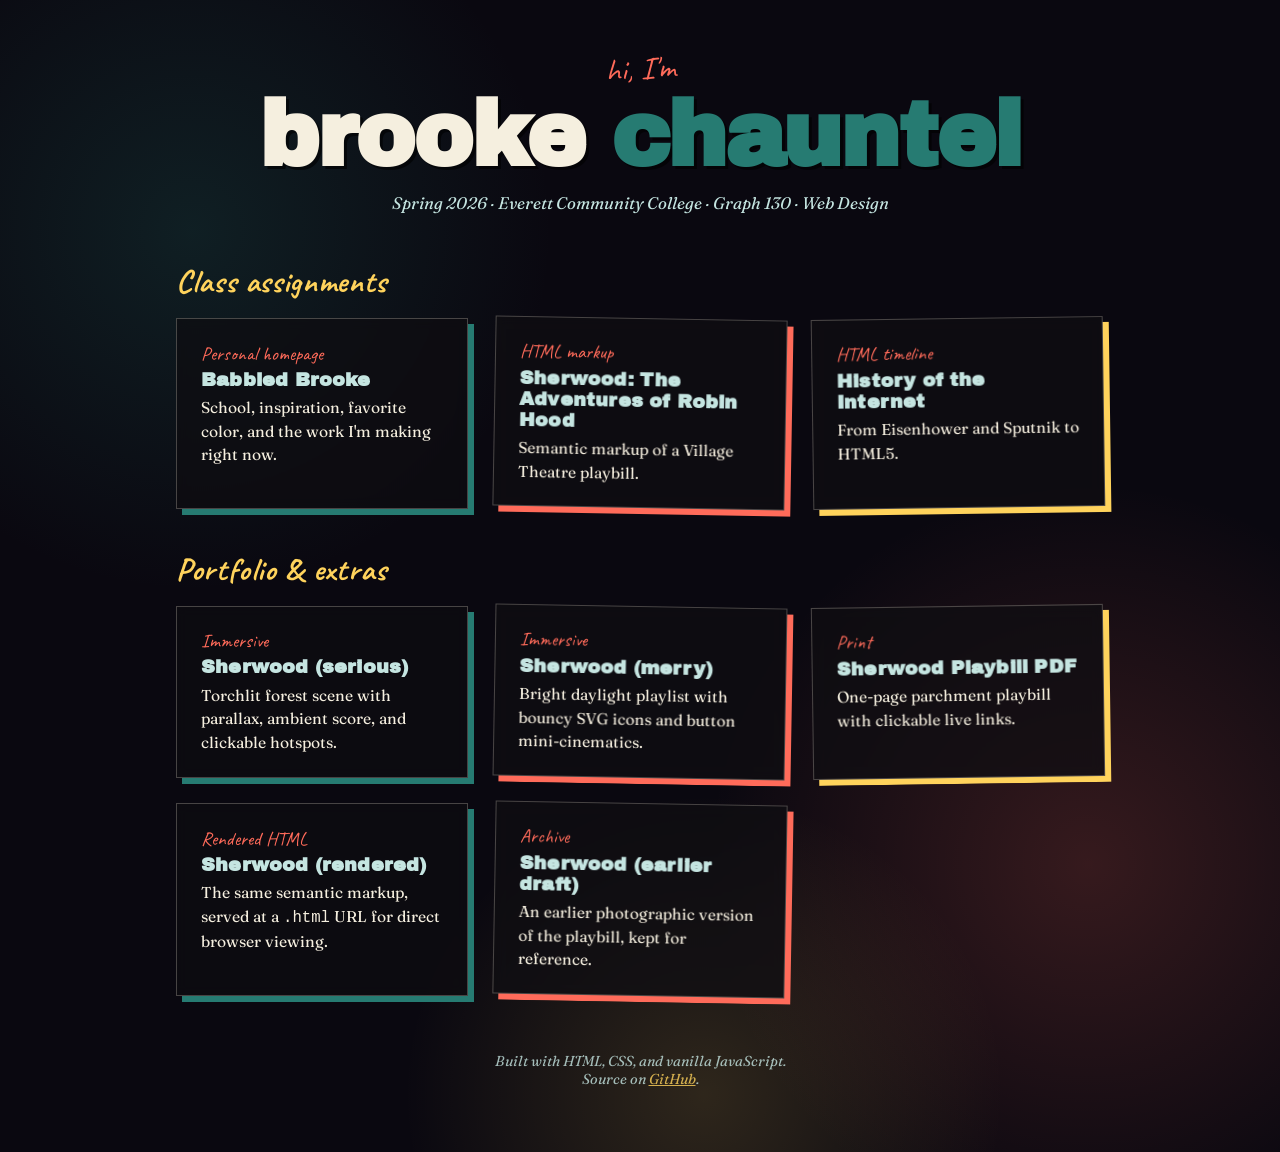
<file: index.html>
<!doctype html>
<html lang="en">
<head>
    <meta charset="utf-8">
    <meta name="viewport" content="width=device-width, initial-scale=1">
    <title>Brooke Chauntel &middot; Spring 2026 &middot; EvCC Graph 130</title>
    <meta name="description" content="Portfolio of class work and portfolio projects by Brooke Chauntel, Graph 130 web design at Everett Community College, Spring 2026.">
    <link rel="preconnect" href="https://fonts.googleapis.com">
    <link rel="preconnect" href="https://fonts.gstatic.com" crossorigin>
    <link href="https://fonts.googleapis.com/css2?family=Archivo+Black&family=Caveat:wght@400;700&family=Fraunces:ital,wght@0,400;0,700;1,600&display=swap" rel="stylesheet">
    <style>
        :root {
            --teal: #267b72;
            --teal-dark: #1a554f;
            --teal-light: #c5e5e1;
            --cream: #f5efdf;
            --ink: #14110e;
            --coral: #ff6b5a;
            --sun: #ffd35c;
        }
        * { box-sizing: border-box; margin: 0; padding: 0; }
        body {
            background: #0a0810;
            color: var(--cream);
            font-family: 'Fraunces', Georgia, serif;
            min-height: 100vh;
            padding: 3rem 1.2rem 4rem;
            background-image:
                radial-gradient(circle at 15% 20%, rgba(38,123,114,0.20) 0, transparent 360px),
                radial-gradient(circle at 85% 75%, rgba(255,107,90,0.18) 0, transparent 380px),
                radial-gradient(circle at 55% 95%, rgba(255,211,92,0.15) 0, transparent 300px);
        }
        main { max-width: 58rem; margin: 0 auto; }

        header { text-align: center; margin-bottom: 3rem; }
        .hello {
            display: inline-block;
            font-family: 'Caveat', cursive;
            font-size: 2rem;
            color: var(--coral);
            transform: rotate(-3deg);
            margin-bottom: 0.3rem;
        }
        h1 {
            font-family: 'Archivo Black', sans-serif;
            font-size: clamp(3rem, 9vw, 5.6rem);
            color: var(--cream);
            line-height: 0.95;
            letter-spacing: -0.025em;
            text-transform: lowercase;
            text-shadow: 3px 3px 0 rgba(0,0,0,0.6);
        }
        h1 span.teal { color: var(--teal); }
        .tag {
            margin-top: 0.9rem;
            font-family: 'Fraunces', serif;
            font-style: italic;
            color: var(--teal-light);
            font-size: 1.05rem;
        }

        h2 {
            font-family: 'Caveat', cursive;
            font-size: 2rem;
            color: var(--sun);
            margin: 2.5rem 0 1rem;
            letter-spacing: 0.02em;
        }

        .grid {
            display: grid;
            grid-template-columns: repeat(auto-fit, minmax(260px, 1fr));
            gap: 1.6rem;
        }
        a.tile {
            display: block;
            padding: 1.4rem 1.5rem;
            background: rgba(14,13,17,0.72);
            border: 1.5px solid rgba(245,239,223,0.25);
            box-shadow: 6px 6px 0 var(--teal);
            color: var(--cream);
            text-decoration: none;
            transition: transform 0.25s ease, box-shadow 0.25s ease, border-color 0.25s ease;
            backdrop-filter: blur(6px);
        }
        a.tile:hover {
            transform: translate(-2px, -3px) rotate(-0.6deg);
            box-shadow: 10px 10px 0 var(--teal);
            border-color: var(--teal-light);
        }
        a.tile:nth-child(3n+2) { box-shadow: 6px 6px 0 var(--coral); transform: rotate(1deg); }
        a.tile:nth-child(3n+2):hover { box-shadow: 10px 10px 0 var(--coral); transform: translate(-2px,-3px) rotate(1.5deg); }
        a.tile:nth-child(3n) { box-shadow: 6px 6px 0 var(--sun); transform: rotate(-0.8deg); }
        a.tile:nth-child(3n):hover { box-shadow: 10px 10px 0 var(--sun); transform: translate(-2px,-3px) rotate(-1.3deg); }

        a.tile h3 {
            font-family: 'Archivo Black', sans-serif;
            font-size: 1.2rem;
            letter-spacing: 0.01em;
            color: var(--teal-light);
            margin-bottom: 0.4rem;
        }
        a.tile p {
            font-size: 0.98rem;
            line-height: 1.5;
            color: var(--cream);
        }
        a.tile .kicker {
            display: block;
            font-family: 'Caveat', cursive;
            font-size: 1.2rem;
            color: var(--coral);
            margin-bottom: 0.2rem;
        }

        footer {
            margin-top: 3.5rem;
            text-align: center;
            font-family: 'Fraunces', serif;
            font-style: italic;
            font-size: 0.9rem;
            color: var(--teal-light);
            opacity: 0.8;
        }
        footer a { color: var(--sun); }

        @media (max-width: 500px) { .grid { grid-template-columns: 1fr; } }
    </style>
</head>
<body>

    <main>
        <header>
            <p class="hello">hi, I'm</p>
            <h1>brooke <span class="teal">chauntel</span></h1>
            <p class="tag">Spring 2026 &middot; Everett Community College &middot; Graph 130 &middot; Web Design</p>
        </header>

        <section>
            <h2>Class assignments</h2>
            <div class="grid">
                <a class="tile" href="babbled-brooke/">
                    <span class="kicker">Personal homepage</span>
                    <h3>Babbled Brooke</h3>
                    <p>School, inspiration, favorite color, and the work I'm making right now.</p>
                </a>
                <a class="tile" href="Sherwood">
                    <span class="kicker">HTML markup</span>
                    <h3>Sherwood: The Adventures of Robin Hood</h3>
                    <p>Semantic markup of a Village Theatre playbill.</p>
                </a>
                <a class="tile" href="history%20of%20the%20internet">
                    <span class="kicker">HTML timeline</span>
                    <h3>History of the Internet</h3>
                    <p>From Eisenhower and Sputnik to HTML5.</p>
                </a>
            </div>
        </section>

        <section>
            <h2>Portfolio &amp; extras</h2>
            <div class="grid">
                <a class="tile" href="sherwood-playbill/">
                    <span class="kicker">Immersive</span>
                    <h3>Sherwood (serious)</h3>
                    <p>Torchlit forest scene with parallax, ambient score, and clickable hotspots.</p>
                </a>
                <a class="tile" href="sherwood-playbill-comical/">
                    <span class="kicker">Immersive</span>
                    <h3>Sherwood (merry)</h3>
                    <p>Bright daylight playlist with bouncy SVG icons and button mini-cinematics.</p>
                </a>
                <a class="tile" href="Sherwood-Playbill.pdf">
                    <span class="kicker">Print</span>
                    <h3>Sherwood Playbill PDF</h3>
                    <p>One-page parchment playbill with clickable live links.</p>
                </a>
                <a class="tile" href="sherwood.html">
                    <span class="kicker">Rendered HTML</span>
                    <h3>Sherwood (rendered)</h3>
                    <p>The same semantic markup, served at a <code>.html</code> URL for direct browser viewing.</p>
                </a>
                <a class="tile" href="sherwood-archive/">
                    <span class="kicker">Archive</span>
                    <h3>Sherwood (earlier draft)</h3>
                    <p>An earlier photographic version of the playbill, kept for reference.</p>
                </a>
            </div>
        </section>

        <footer>
            <p>Built with HTML, CSS, and vanilla JavaScript.</p>
            <p>Source on <a href="https://github.com/brookehoward2008-droid/spring2026">GitHub</a>.</p>
        </footer>
    </main>

</body>
</html>
</file>
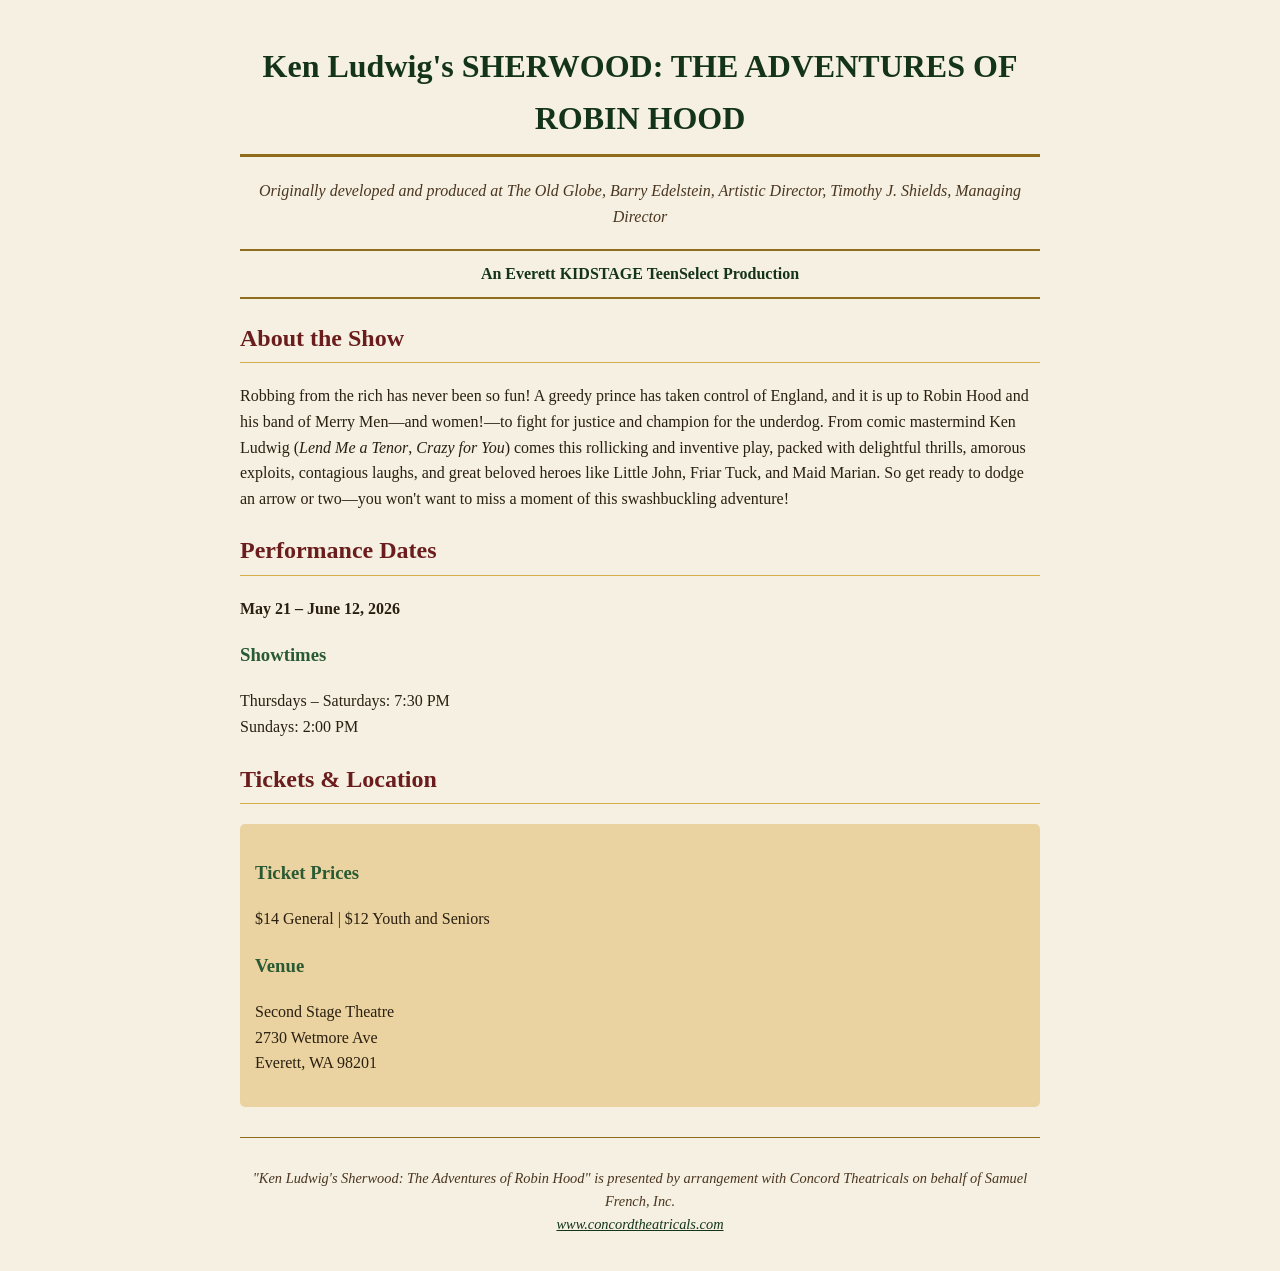
<file: sherwood-archive/index.html>
<!DOCTYPE html>
<html lang="en">
<head>
    <meta charset="UTF-8">
    <meta name="viewport" content="width=device-width, initial-scale=1.0">
    <title>Sherwood: The Adventures of Robin Hood - Village Theatre</title>
    <style>
        body {
            font-family: Georgia, 'Times New Roman', serif;
            max-width: 800px;
            margin: 0 auto;
            padding: 20px;
            background-color: #f5f0e1;
            color: #2a1f10;
            line-height: 1.6;
        }

        h1 {
            text-align: center;
            color: #14341a;
            border-bottom: 3px solid #8f6d1c;
            padding-bottom: 10px;
        }

        h2 {
            color: #6b1d1d;
            border-bottom: 1px solid #d4b04d;
            padding-bottom: 5px;
        }

        h3 {
            color: #2a5a33;
        }

        .credit {
            text-align: center;
            font-style: italic;
            color: #4a3520;
        }

        .badge {
            text-align: center;
            font-weight: bold;
            color: #14341a;
            margin: 20px 0;
            padding: 10px;
            border-top: 2px solid #8f6d1c;
            border-bottom: 2px solid #8f6d1c;
        }

        .tickets {
            background-color: #ead3a0;
            padding: 15px;
            border-radius: 5px;
        }

        .licensing {
            font-size: 0.9em;
            font-style: italic;
            color: #4a3520;
            border-top: 1px solid #8f6d1c;
            padding-top: 15px;
            margin-top: 30px;
            text-align: center;
        }

        a {
            color: #14341a;
        }
    </style>
</head>
<body>

    <h1>Ken Ludwig's SHERWOOD: THE ADVENTURES OF ROBIN HOOD</h1>

    <p class="credit">Originally developed and produced at The Old Globe, Barry Edelstein, Artistic Director, Timothy J. Shields, Managing Director</p>

    <p class="badge">An Everett KIDSTAGE TeenSelect Production</p>

    <h2>About the Show</h2>

    <p>Robbing from the rich has never been so fun! A greedy prince has taken control of England, and it is up to Robin Hood and his band of Merry Men&mdash;and women!&mdash;to fight for justice and champion for the underdog. From comic mastermind Ken Ludwig (<em>Lend Me a Tenor</em>, <em>Crazy for You</em>) comes this rollicking and inventive play, packed with delightful thrills, amorous exploits, contagious laughs, and great beloved heroes like Little John, Friar Tuck, and Maid Marian. So get ready to dodge an arrow or two&mdash;you won't want to miss a moment of this swashbuckling adventure!</p>

    <h2>Performance Dates</h2>

    <p><strong>May 21 &ndash; June 12, 2026</strong></p>

    <h3>Showtimes</h3>

    <p>Thursdays &ndash; Saturdays: 7:30 PM<br>
    Sundays: 2:00 PM</p>

    <h2>Tickets &amp; Location</h2>

    <div class="tickets">
        <h3>Ticket Prices</h3>
        <p>$14 General | $12 Youth and Seniors</p>

        <h3>Venue</h3>
        <p>Second Stage Theatre<br>
        2730 Wetmore Ave<br>
        Everett, WA 98201</p>
    </div>

    <div class="licensing">
        <p>"Ken Ludwig's Sherwood: The Adventures of Robin Hood" is presented by arrangement with Concord Theatricals on behalf of Samuel French, Inc.<br>
        <a href="https://www.concordtheatricals.com">www.concordtheatricals.com</a></p>
    </div>

</body>
</html>
</file>
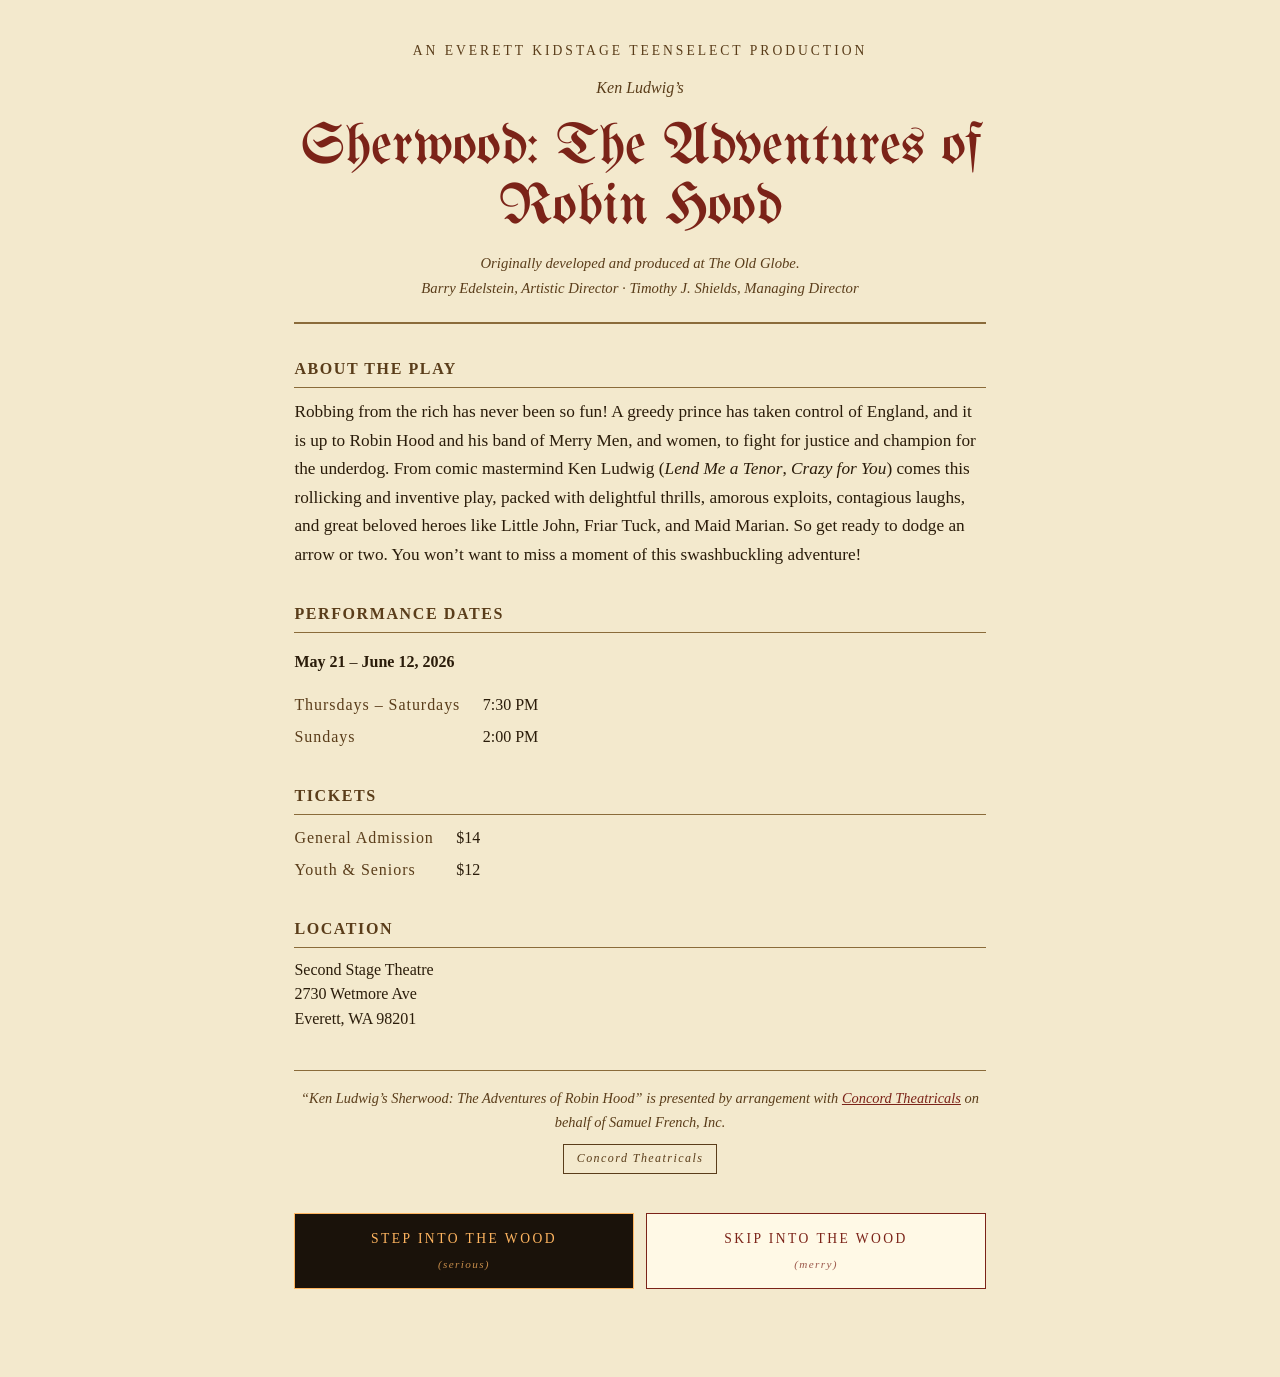
<file: sherwood.html>
<!doctype html>
<html lang="en">
<head>
  <meta charset="utf-8" />
  <meta name="viewport" content="width=device-width, initial-scale=1" />
  <title>Sherwood: The Adventures of Robin Hood &middot; Everett KIDSTAGE</title>
  <meta name="description" content="Playbill for Ken Ludwig's Sherwood: The Adventures of Robin Hood, an Everett KIDSTAGE TeenSelect Production. May 21 through June 12, 2026 at Second Stage Theatre, Everett, WA." />
  <meta name="author" content="Brooke" />

  <link rel="preconnect" href="https://fonts.googleapis.com">
  <link rel="preconnect" href="https://fonts.gstatic.com" crossorigin>
  <link href="https://fonts.googleapis.com/css2?family=IM+Fell+English+SC&family=IM+Fell+English:ital@0;1&family=UnifrakturMaguntia&display=swap" rel="stylesheet">

  <style>
    /* Playbill print-friendly styles. Kept in-head on purpose so this file stands alone. */
    :root {
      --ink: #2a1c0a;
      --ink-soft: #5a3d1a;
      --rule: #8a6b3a;
      --page: #f3e9cd;
      --accent: #7b2318;
    }
    * { box-sizing: border-box; }
    body {
      font-family: "IM Fell English", Georgia, serif;
      color: var(--ink);
      background: var(--page);
      line-height: 1.65;
      max-width: 46rem;
      margin: 2.5rem auto;
      padding: 0 1.4rem 3rem;
    }
    header { text-align: center; border-bottom: 2px double var(--rule); padding-bottom: 1.4rem; margin-bottom: 1.4rem; }
    .kicker {
      font-family: "IM Fell English SC", Georgia, serif;
      letter-spacing: 0.22em;
      text-transform: uppercase;
      color: var(--ink-soft);
      font-size: 0.85rem;
      margin: 0.2rem 0;
    }
    .playwright { font-size: 1rem; color: var(--ink-soft); font-style: italic; margin-top: 0.8rem; }
    h1 {
      font-family: "UnifrakturMaguntia", serif;
      font-size: clamp(2.4rem, 6vw, 3.6rem);
      color: var(--accent);
      line-height: 1.05;
      margin: 0.3rem 0 0.6rem;
      font-weight: 400;
    }
    .origin {
      font-style: italic;
      color: var(--ink-soft);
      font-size: 0.92rem;
      margin: 0.8rem 0 0;
    }
    .production-line {
      margin-top: 1.2rem;
      font-family: "IM Fell English SC", Georgia, serif;
      letter-spacing: 0.08em;
      color: var(--ink);
    }
    h2 {
      font-family: "IM Fell English SC", Georgia, serif;
      letter-spacing: 0.1em;
      text-transform: uppercase;
      font-size: 1rem;
      color: var(--ink-soft);
      margin: 2rem 0 0.6rem;
      border-bottom: 1px solid var(--rule);
      padding-bottom: 0.3rem;
    }
    .synopsis { font-size: 1.08rem; margin: 0.6rem 0 0; }
    .synopsis cite { font-style: italic; }
    dl.schedule, dl.prices {
      display: grid;
      grid-template-columns: max-content 1fr;
      gap: 0.4rem 1.4rem;
      margin: 0.6rem 0 0;
    }
    dt {
      font-family: "IM Fell English SC", Georgia, serif;
      letter-spacing: 0.06em;
      color: var(--ink-soft);
    }
    dd { margin: 0; }
    .run time { font-weight: bold; }
    address {
      font-style: normal;
      line-height: 1.55;
      margin-top: 0.4rem;
    }
    .arrangement {
      margin-top: 2.4rem;
      padding-top: 1rem;
      border-top: 1px solid var(--rule);
      font-size: 0.9rem;
      font-style: italic;
      color: var(--ink-soft);
      text-align: center;
    }
    .concord {
      display: inline-block;
      margin-top: 0.6rem;
      padding: 0.25rem 0.8rem;
      border: 1px solid var(--ink-soft);
      font-family: "IM Fell English SC", Georgia, serif;
      letter-spacing: 0.12em;
      font-size: 0.75rem;
      color: var(--ink-soft);
    }
    a { color: var(--accent); }
    a:hover { text-decoration: none; }
    .cta-row { display: grid; grid-template-columns: 1fr 1fr; gap: 0.8rem; margin: 2.4rem 0 0; }
    .cta {
      display: block;
      padding: 0.9rem 1.2rem;
      background: #1a120a;
      color: #ffb560;
      font-family: "IM Fell English SC", Georgia, serif;
      letter-spacing: 0.18em;
      text-transform: uppercase;
      font-size: 0.85rem;
      text-decoration: none;
      text-align: center;
      border: 1px solid #ffb560;
    }
    .cta:hover { background: #ffb560; color: #1a120a; }
    .cta-sub { display: block; font-size: 0.7rem; opacity: 0.75; letter-spacing: 0.12em; margin-top: 0.3rem; text-transform: lowercase; font-style: italic; }
    .cta-merry { background: #FFF9E6; color: #7b2318; border-color: #7b2318; }
    .cta-merry:hover { background: #FFD95C; color: #2a1c0a; border-color: #2a1c0a; }
    @media (max-width: 32rem) { .cta-row { grid-template-columns: 1fr; } }
    @media print {
      body { max-width: none; margin: 0; padding: 1in; background: white; }
      .cta { display: none; }
    }
  </style>
</head>
<body>

  <!-- Page header: show identification and origin credit. -->
  <header>
    <p class="kicker">An Everett KIDSTAGE TeenSelect Production</p>
    <p class="playwright">Ken Ludwig&rsquo;s</p>
    <h1>Sherwood: The Adventures of Robin Hood</h1>
    <p class="origin">
      Originally developed and produced at The Old Globe.<br>
      Barry Edelstein, Artistic Director &middot; Timothy J. Shields, Managing Director
    </p>
  </header>

  <!-- The show itself: synopsis, dates, tickets, venue. -->
  <article>

    <h2>About the Play</h2>
    <p class="synopsis">
      Robbing from the rich has never been so fun! A greedy prince has taken control of England,
      and it is up to Robin Hood and his band of Merry Men, and women, to fight for justice and
      champion for the underdog. From comic mastermind Ken Ludwig
      (<cite>Lend Me a Tenor</cite>, <cite>Crazy for You</cite>) comes this rollicking and
      inventive play, packed with delightful thrills, amorous exploits, contagious laughs, and
      great beloved heroes like Little John, Friar Tuck, and Maid Marian. So get ready to dodge
      an arrow or two. You won&rsquo;t want to miss a moment of this swashbuckling adventure!
    </p>

    <h2>Performance Dates</h2>
    <p class="run">
      <time datetime="2026-05-21">May 21</time> &ndash;
      <time datetime="2026-06-12">June 12, 2026</time>
    </p>
    <dl class="schedule">
      <dt>Thursdays &ndash; Saturdays</dt>
      <dd><time>7:30 PM</time></dd>
      <dt>Sundays</dt>
      <dd><time>2:00 PM</time></dd>
    </dl>

    <h2>Tickets</h2>
    <dl class="prices">
      <dt>General Admission</dt>
      <dd>$14</dd>
      <dt>Youth &amp; Seniors</dt>
      <dd>$12</dd>
    </dl>

    <h2>Location</h2>
    <address>
      Second Stage Theatre<br>
      2730 Wetmore Ave<br>
      Everett, WA 98201
    </address>

  </article>

  <!-- Licensing and arrangement credit. -->
  <p class="arrangement">
    &ldquo;Ken Ludwig&rsquo;s Sherwood: The Adventures of Robin Hood&rdquo; is presented by
    arrangement with <a href="https://www.concordtheatricals.com" rel="external">Concord Theatricals</a>
    on behalf of Samuel French, Inc.<br>
    <span class="concord">Concord Theatricals</span>
  </p>

  <!-- Two immersive companions to the playbill. -->
  <div class="cta-row">
    <a class="cta" href="sherwood-playbill/">Step into the Wood <span class="cta-sub">(serious)</span></a>
    <a class="cta cta-merry" href="sherwood-playbill-comical/">Skip into the Wood <span class="cta-sub">(merry)</span></a>
  </div>

</body>
</html>
</file>
